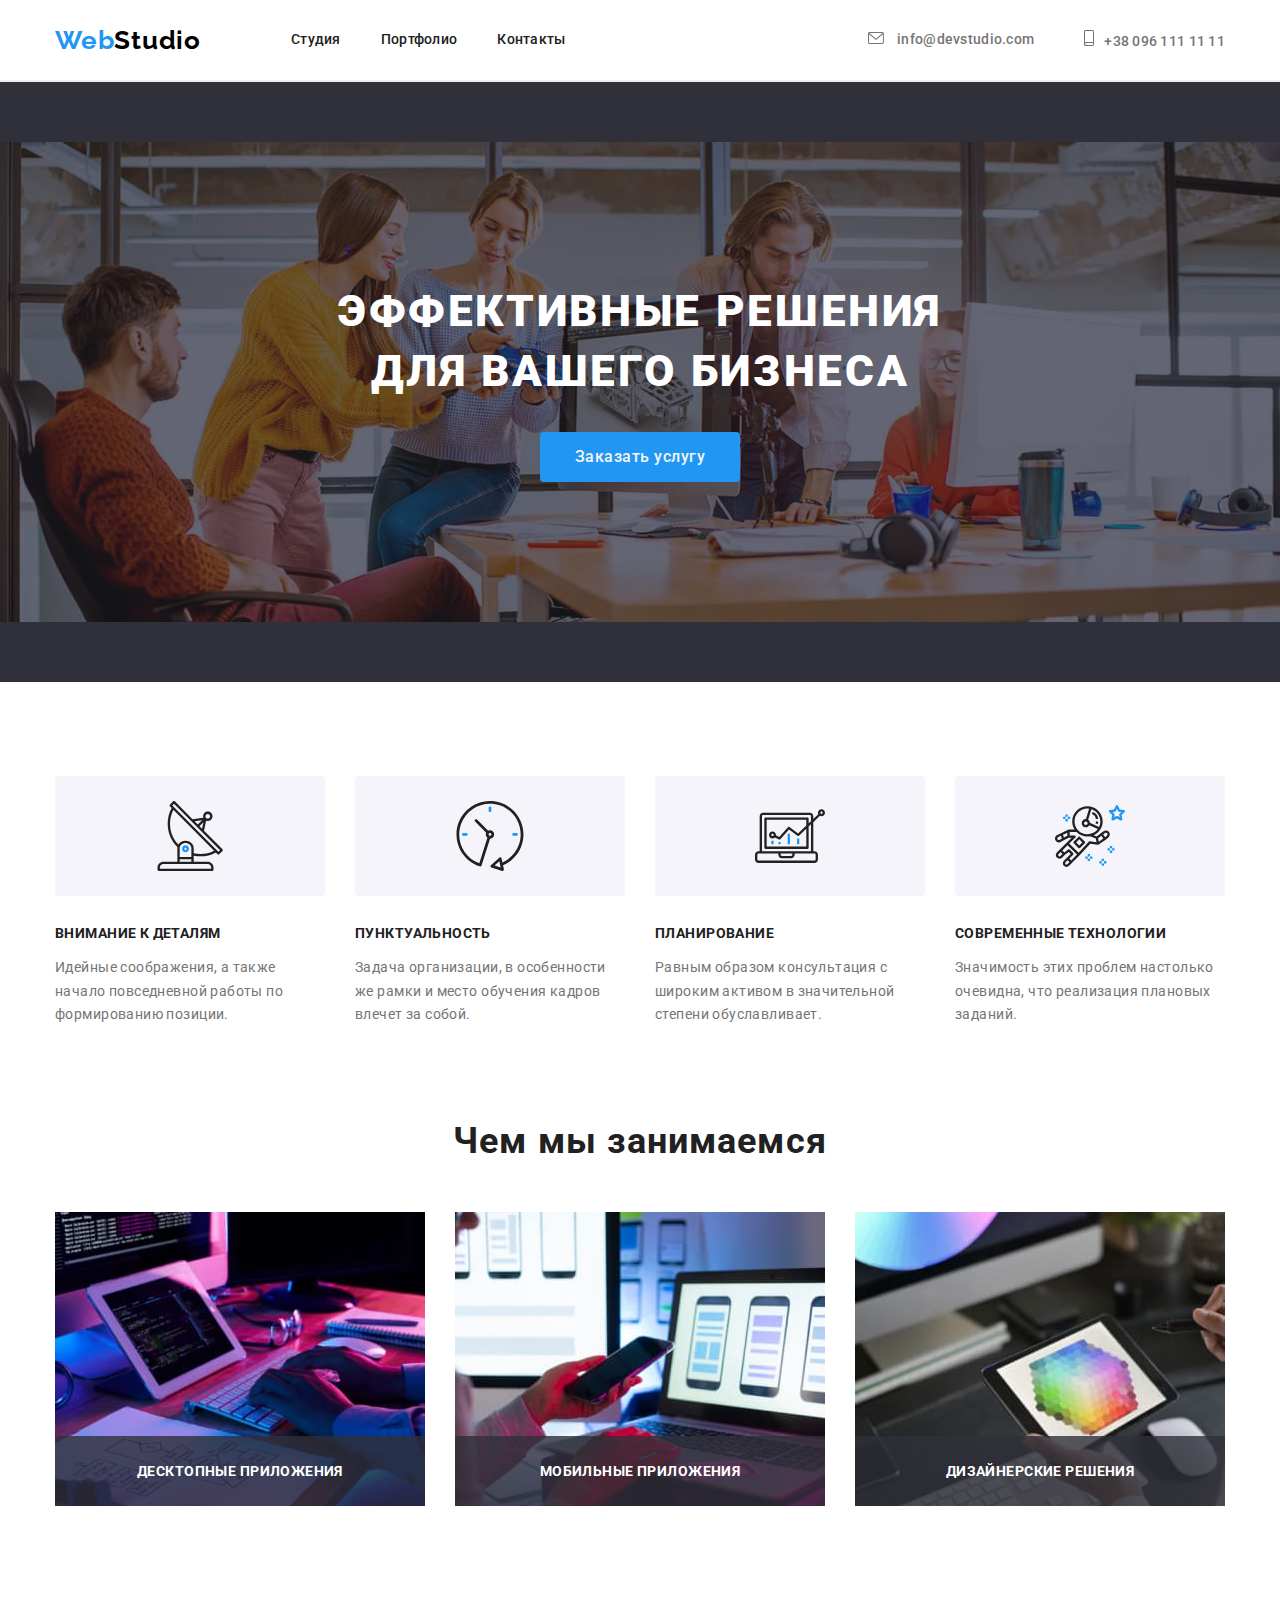
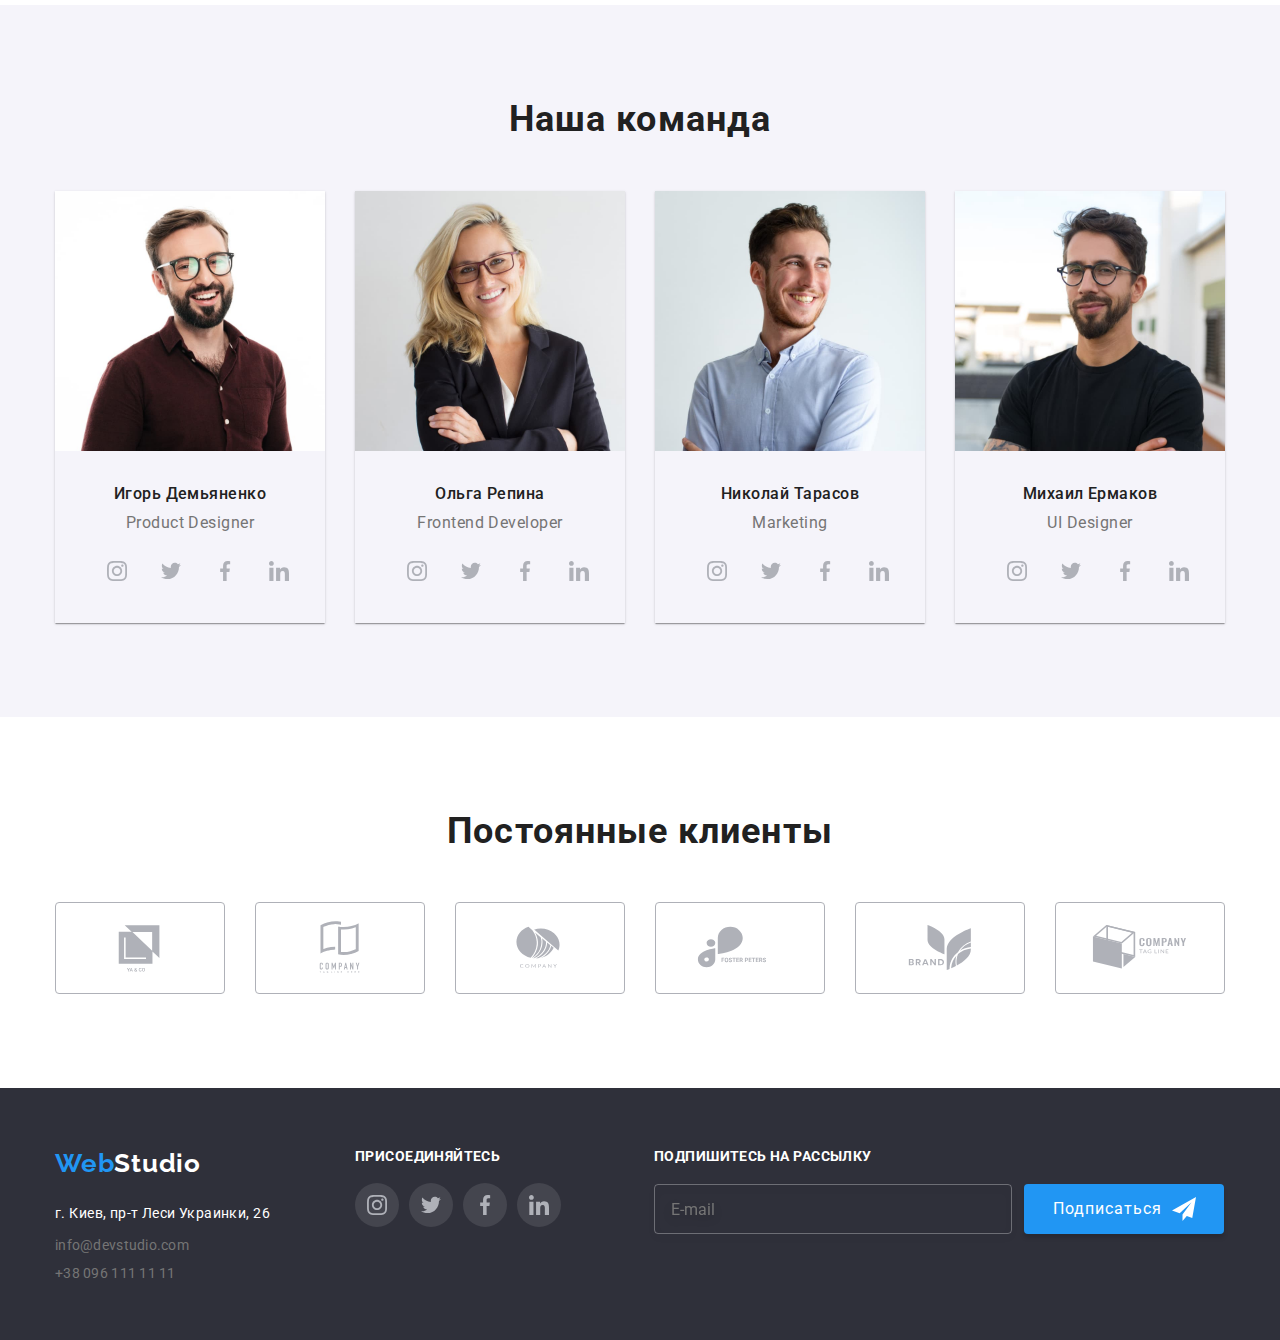
<file: index.html>
<!DOCTYPE html>
<html lang="ru">
  <head>
    <meta charset="UTF-8" />
    <meta http-equiv="X-UA-Compatible" content="IE=edge" />
    <meta name="viewport" content="width=device-width, initial-scale=1.0" />
    <title>WebStudio</title>
    <link rel="preconnect" href="https://fonts.gstatic.com" />
    <link
      href="https://fonts.googleapis.com/css2?family=Roboto:wght@400;500;700;900&display=swap"
      rel="stylesheet"
    />
    <link
      href="https://fonts.googleapis.com/css2?family=Raleway:wght@700&display=swap"
      rel="stylesheet"
    />
    <link
      rel="stylesheet"
      href="https://cdnjs.cloudflare.com/ajax/libs/modern-normalize/1.0.0/modern-normalize.css"
    />
    <link rel="stylesheet" href="css/main.min.css" />
  </head>

  <body>
    <header class="page-header">
      <div class="container">
        <nav class="nav">
          <a href="#" class="nav__link-logo"
            ><span class="nav__logo">Web</span><span class="nav__logo-3">Studio</span></a
          >

          <ul class="site-nav">
            <li class="site-nav__menu-item">
              <a href="./index.html" class="link site-nav__menu-link">Студия</a>
            </li>
            <li class="site-nav__menu-item">
              <a href="./portfolio.html" class="link site-nav__menu-link">Портфолио</a>
            </li>
            <li class="site-nav__menu-item">
              <a href="./index.html" class="link site-nav__menu-link">Контакты</a>
            </li>
          </ul>
        </nav>
        <ul class="cont-nav">
          <li class="cont-nav__cont-item">
            <a href="mailto:info@devstudio.com" class="link"
              ><svg class="cont-icon-mail" width="16" height="12">
                <use href="./images/sprite.svg#icon-envelope"></use>
              </svg>
              info@devstudio.com</a
            >
          </li>
          <li class="cont-nav__cont-item">
            <a href="tel:+380961111111" class="link"
              ><svg class="cont-icon-tel" width="10" height="16">
                <use href="./images/sprite.svg#icon-smartphone"></use></svg>+38 096 111 11 11</a
            >
          </li>
        </ul>
      </div>
    </header>

    <main>
      <section class="hero">
        <div class="container">
          <h1 class="hero__hero-title">Эффективные решения для вашего бизнеса</h1>
          <button data-modal-open class="hero__btn-hero" type="button">
            Заказать услугу
          </button>
        </div>
      </section>

      <section class="section">
        <div class="container">
          <div>
            <ul class="features">
              <li class="features__features-icons">
                <a href="#" class="features__features-link">
                  <svg class="features__features-svg" height="70" width="70">
                    <use href="./images/sprite.svg#icon-antena"></use>
                  </svg>
                </a>
              </li>

              <li class="features__features-icons">
                <a href="#" class="features__features-link">
                  <svg class="features__features-svg" height="70" width="70">
                    <use href="./images/sprite.svg#icon-clock"></use>
                  </svg>
                </a>
              </li>

              <li class="features__features-icons">
                <a href="#" class="features__features-link">
                  <svg class="features__features-svg" height="70" width="70">
                    <use href="./images/sprite.svg#icon-diagram"></use>
                  </svg>
                </a>
              </li>

              <li class="features__features-icons">
                <a href="#" class="features__features-link">
                  <svg class="features__features-svg" height="70" width="70">
                    <use href="./images/sprite.svg#icon-astronaut"></use>
                  </svg>
                </a>
              </li>
            </ul>
          </div>

          <ul class="features">
            <li class="features__features-label">
              <h3 class="features__features-list">Внимание к деталям</h3>
              <p class="features__features-text">
                Идейные соображения, а также начало повседневной работы по
                формированию позиции.
              </p>
            </li>

            <li class="features__features-label">
              <h3 class="features__features-list">Пунктуальность</h3>
              <p class="features__features-text">
                Задача организации, в особенности же рамки и место обучения
                кадров влечет за собой.
              </p>
            </li>
            <li class="features__features-label">
              <h3 class="features__features-list">Планирование</h3>
              <p class="features__features-text">
                Равным образом консультация с широким активом в значительной
                степени обуславливает.
              </p>
            </li>
            <li class="features__features-label">
              <h3 class="features__features-list">Современные технологии</h3>
              <p class="features__features-text">
                Значимость этих проблем настолько очевидна, что реализация
                плановых заданий.
              </p>
            </li>
          </ul>
        </div>

        <div class="container">
          <section class="activity">
          <h2 class="activity__activity-title">Чем мы занимаемся</h2>
          <ul class="activity__activity-menu">
            <li class="activity__activity-item">
              <img src="./images/box-1.jpg" width="370" height="294" alt="" />
              <p class="activity__activity-text">Десктопные приложения</p>
            </li>

            <li class="activity__activity-item">
              <img src="./images/box-2.jpg" width="370" height="294" alt="" />
              <p class="activity__activity-text">Мобильные приложения</p>
            </li>
            <li class="activity__activity-item">
              <img src="./images/box-3.jpg" width="370" height="294" alt="" />
              <p class="activity__activity-text">Дизайнерские решения</p>
            </li>
          </ul>
        </section>
        </div>
      </section>

      <section class="section">
        <div class="container">
          <h2 class="team-title">Наша команда</h2>

          <ul class="team">
            <li class="team__team-item">
              <img
                src="./images/team/img.jpg"
                width="270"
                height="260"
                alt="Игорь Демьяненко"
              />
              <h3 class="team__name">Игорь Демьяненко</h3>
              <p class="team__post" lang="en">Product Designer</p>

              <!-- social-icons -->

              <ul class="social-icons">
                <li class="social-icons__social-item">
                  <a
                    href=""
                    rel="noopener noreferrer"
                    class="social-icons-link"
                  >
                    <svg class="social-icons__social-svg" height="20" width="20">
                      <use href="./images/sprite.svg#icon-instagram"></use>
                    </svg>
                  </a>
                </li>

                <li class="social-icons__social-item">
                  <a
                    href=""
                    rel="noopener noreferrer"
                    class="social-icons-link"
                  >
                    <svg class="social-icons__social-svg" height="20" width="20">
                      <use href="./images/sprite.svg#icon-twitter"></use>
                    </svg>
                  </a>
                </li>

                <li class="social-icons__social-item">
                  <a
                    href=""
                    rel="noopener noreferrer"
                    class="social-icons-link"
                  >
                    <svg class="social-icons__social-svg" height="20" width="20">
                      <use href="./images/sprite.svg#icon-facebook"></use>
                    </svg>
                  </a>
                </li>

                <li class="social-icons__social-item">
                  <a
                    href=""
                    rel="noopener noreferrer"
                    class="social-icons-link"
                  >
                    <svg class="social-icons__social-svg" height="20" width="20">
                      <use href="./images/sprite.svg#icon-linkedin"></use>
                    </svg>
                  </a>
                </li>
              </ul>
            </li>
            <li class="team__team-item">
              <img
                src="./images/team/img-1.jpg"
                width="270"
                height="260"
                alt="Ольга Репина"
              />
              <h3 class="team__name">Ольга Репина</h3>
              <p class="team__post" lang="en">Frontend Developer</p>

              <ul class="social-icons">
                <li class="social-icons__social-item">
                  <a
                    href=""
                    rel="noopener noreferrer"
                    class="social-icons-link"
                  >
                    <svg class="social-icons__social-svg" height="20" width="20">
                      <use href="./images/sprite.svg#icon-instagram"></use>
                    </svg>
                  </a>
                </li>

                <li class="social-icons__social-item">
                  <a
                    href=""
                    rel="noopener noreferrer"
                    class="social-icons-link"
                  >
                    <svg class="social-icons__social-svg" height="20" width="20">
                      <use href="./images/sprite.svg#icon-twitter"></use>
                    </svg>
                  </a>
                </li>

                <li class="social-icons__social-item">
                  <a
                    href=""
                    rel="noopener noreferrer"
                    class="social-icons-link"
                  >
                    <svg class="social-icons__social-svg" height="20" width="20">
                      <use href="./images/sprite.svg#icon-facebook"></use>
                    </svg>
                  </a>
                </li>

                <li class="social-icons__social-item">
                  <a
                    href=""
                    rel="noopener noreferrer"
                    class="social-icons-link"
                  >
                    <svg class="social-icons__social-svg" height="20" width="20">
                      <use href="./images/sprite.svg#icon-linkedin"></use>
                    </svg>
                  </a>
                </li>
              </ul>
            </li>
            <li class="team__team-item">
              <img
                src="./images/team/img-2.jpg"
                width="270"
                height="260"
                alt="Николай Тарасов"
              />
              <h3 class="team__name">Николай Тарасов</h3>
              <p class="team__post" lang="en">Marketing</p>

              <ul class="social-icons">
                <li class="social-icons__social-item">
                  <a
                    href=""
                    rel="noopener noreferrer"
                    class="social-icons-link"
                  >
                    <svg class="social-icons__social-svg" height="20" width="20">
                      <use href="./images/sprite.svg#icon-instagram"></use>
                    </svg>
                  </a>
                </li>

                <li class="social-icons__social-item">
                  <a
                    href=""
                    rel="noopener noreferrer"
                    class="social-icons-link"
                  >
                    <svg class="social-icons__social-svg" height="20" width="20">
                      <use href="./images/sprite.svg#icon-twitter"></use>
                    </svg>
                  </a>
                </li>

                <li class="social-icons__social-item">
                  <a
                    href=""
                    rel="noopener noreferrer"
                    class="social-icons-link"
                  >
                    <svg class="social-icons__social-svg" height="20" width="20">
                      <use href="./images/sprite.svg#icon-facebook"></use>
                    </svg>
                  </a>
                </li>

                <li class="social-icons__social-item">
                  <a
                    href=""
                    rel="noopener noreferrer"
                    class="social-icons-link"
                  >
                    <svg class="social-icons__social-svg" height="20" width="20">
                      <use href="./images/sprite.svg#icon-linkedin"></use>
                    </svg>
                  </a>
                </li>
              </ul>
            </li>
            <li class="team__team-item">
              <img
                src="./images/team/img-3.jpg"
                width="270"
                height="260"
                alt="Михаил Ермаков"
              />
              <h3 class="team__name">Михаил Ермаков</h3>
              <p class="team__post" lang="en">UI Designer</p>

              <ul class="social-icons">
                <li class="social-icons__social-item">
                  <a
                    href=""
                    rel="noopener noreferrer"
                    class="social-icons-link"
                  >
                    <svg class="social-icons__social-svg" height="20" width="20">
                      <use href="./images/sprite.svg#icon-instagram"></use>
                    </svg>
                  </a>
                </li>

                <li class="social-icons__social-item">
                  <a
                    href=""
                    rel="noopener noreferrer"
                    class="social-icons-link"
                  >
                    <svg class="social-icons__social-svg" height="20" width="20">
                      <use href="./images/sprite.svg#icon-twitter"></use>
                    </svg>
                  </a>
                </li>

                <li class="social-icons__social-item">
                  <a
                    href=""
                    rel="noopener noreferrer"
                    class="social-icons-link"
                  >
                    <svg class="social-icons__social-svg" height="20" width="20">
                      <use href="./images/sprite.svg#icon-facebook"></use>
                    </svg>
                  </a>
                </li>

                <li class="social-icons__social-item">
                  <a
                    href=""
                    rel="noopener noreferrer"
                    class="social-icons-link"
                  >
                    <svg class="social-icons__social-svg" height="20" width="20">
                      <use href="./images/sprite.svg#icon-linkedin"></use>
                    </svg>
                  </a>
                </li>
              </ul>
            </li>
          </ul>
        </div>
      </section>

      <section class="section">
        <div class="container">
          <h2 class="clients-title">Постоянные клиенты</h2>

          <ul class="clients-icons">
            <li class="clients-icons__clients-item">
              <a href="" rel="noopener noreferrer" class="clients-icons__clients-link">
                <svg class="clients-icons__clients-svg" width="106" height="60">
                  <use href="./images/sprite.svg#icon-logo-1"></use>
                </svg>
              </a>
            </li>

            <li class="clients-icons__clients-item">
              <a href="" rel="noopener noreferrer" class="clients-icons__clients-link">
                <svg class="clients-icons__clients-svg" width="106" height="60">
                  <use href="./images/sprite.svg#icon-logo-2"></use>
                </svg>
              </a>
            </li>

            <li class="clients-icons__clients-item">
              <a href="" rel="noopener noreferrer" class="clients-icons__clients-link">
                <svg class="clients-icons__clients-svg" width="106" height="60">
                  <use href="./images/sprite.svg#icon-logo-3"></use>
                </svg>
              </a>
            </li>

            <li class="clients-icons__clients-item">
              <a href="" rel="noopener noreferrer" class="clients-icons__clients-link">
                <svg class="clients-icons__clients-svg" width="106" height="60">
                  <use href="./images/sprite.svg#icon-logo-4"></use>
                </svg>
              </a>
            </li>

            <li class="clients-icons__clients-item">
              <a href="" rel="noopener noreferrer" class="clients-icons__clients-link">
                <svg class="clients-icons__clients-svg" width="106" height="60">
                  <use href="./images/sprite.svg#icon-logo-5"></use>
                </svg>
              </a>
            </li>

            <li class="clients-icons__clients-item">
              <a href="" rel="noopener noreferrer" class="clients-icons__clients-link">
                <svg class="clients-icons__clients-svg" width="106" height="60">
                  <use href="./images/sprite.svg#icon-logo-6"></use>
                </svg>
              </a>
            </li>
          </ul>
        </div>
      </section>
    </main>

    <footer class="footer">
      <div class="container">
        <div class="footer-content">
          <div>
            <a href="#" class="footer__link-logo"
            ><span class="footer__logo">Web</span
            ><span class="footer__logo-2">Studio</span></a>
            <address class="address-position">
              <ul class="address">
                <li class="address__address-list">
                  <a
                    href="https://goo.gl/maps/PAx5yMf4TKwDNGJb6"
                    target="_blank"
                    rel="noopener noreferrer"
                    class="address-link"
                    >г. Киев, пр-т Леси Украинки, 26</a
                  >
                </li>
                <li class="address__address-list">
                  <a href="mailto:info@devstudio.com" class="address__ft-link"
                    >info@devstudio.com</a
                  >
                </li>
                <li class="address__address-list">
                  <a href="tel:+380961111111" class="address__ft-link"
                    >+38 096 111 11 11</a
                  >
                </li>
              </ul>
            </address>
          </div>

          <div class="footer-social-position">
            <h4 class="footer-form__footer-title">Присоединяйтесь</h4>

            <ul class="footer-social-icons">
              <li class="footer-social-icons__item">
                <a
                  href=""
                  rel="noopener noreferrer"
                  class="footer-social-icons__link"
                >
                  <svg class="footer-social-icons__svg" height="20" width="20">
                    <use href="./images/sprite.svg#icon-instagram"></use>
                  </svg>
                </a>
              </li>

              <li class="footer-social-icons__item">
                <a
                  href=""
                  rel="noopener noreferrer"
                  class="footer-social-icons__link"
                >
                  <svg class="footer-social-icons__svg" height="20" width="20">
                    <use href="./images/sprite.svg#icon-twitter"></use>
                  </svg>
                </a>
              </li>

              <li class="footer-social-icons__item">
                <a
                  href=""
                  rel="noopener noreferrer"
                  class="footer-social-icons__link"
                >
                  <svg class="footer-social-icons__svg" height="20" width="20">
                    <use href="./images/sprite.svg#icon-facebook"></use>
                  </svg>
                </a>
              </li>

              <li class="footer-social-icons__item">
                <a
                  href=""
                  rel="noopener noreferrer"
                  class="footer-social-icons__link"
                >
                  <svg class="footer-social-icons__svg" height="20" width="20">
                    <use href="./images/sprite.svg#icon-linkedin"></use>
                  </svg>
                </a>
              </li>
            </ul>
          </div>

<!-- form footer -->

          <form class="footer-form">
          <h2 class="footer-form__footer-title">Подпишитесь на рассылку</h2>
          <div class="footer-form__footer-label">
            <label for="footer-form"></label>
            <div class="footer-form__form-position">
              <input
                class="footer-form__footer-input"
                type="email"
                id="footer-form"
                name="email"
                placeholder="E-mail"
                required
              />
              <div class="footer-form__btn-wrapper">
                <button type="submit" class="footer-form__btn-footer">
                  Подписаться
                  <svg class="footer-form__icon-send" width="24px" height="24px">
                    <use href="./images/sprite.svg#send"></use>
                  </svg>
                </button>
              </div>
            </div>
          </div>
        </form>

        </div>
      </div>

</footer>

    <!-- modal -->

    <div class="backdrop is-hidden" data-modal>
      <div class="modal">
        <button class="modal__close-btn" data-modal-close>
              <svg width="11px" height="11px">
                <use href="./images/sprite.svg#close"></use>
              </svg>
            </button>
      <div class="modal__item">

        <h2 class="modal__title">
          Оставьте свои данные, мы вам перезвоним
        </h2>

        <form class="modal-form">
          
          <div class="modal-form__form-field">
              <label class="modal-form__form-label" for="name">Имя</label>
              <input class="modal-form__form-input" type="text" name="name" id="name" autofocus required minlength="2" maxlength="15"/>
              <svg class="modal-form__form-svg" width="18px" height="18px">
              <use href="./images/sprite.svg#user-icon"></use>
               </svg>
          </div>
              
          
          <div class="modal-form__form-field">
              <label class="modal-form__form-label" for="tel">Телефон</label>
              <input class="modal-form__form-input" type="text" name="tel" id="tel"  required  minlength="10" maxlength="10"/>
              <svg class="modal-form__form-svg" width="18px" height="18px">
              <use href="./images/sprite.svg#tel-icon"></use>
               </svg>
          </div>
        
          <div class="modal-form__form-field">
              <label class="modal-form__form-label" for="tel">Почта</label>
              <input  class="modal-form__form-input" type="email" name="email" id="email" required minlength="2" maxlength="15"/>
              <svg class="modal-form__form-svg" width="18px" height="18px">
              <use href="./images/sprite.svg#mail-icon"></use>
               </svg>
          </div>

          <div class="modal-form__form-field">
                  <label for="comment" class="modal-form__form-label">Комментарий</label>
                  <textarea placeholder="Введите текст" class="form-comment" name="comment" id="comment"></textarea>
          </div>
          
<!-- checkbox -->

          <label for="conditions" class="modal-form__checkbox">
                  <span class="modal-form__checkbox-position">
                    <input class="modal-form__checkbox-custom" type="checkbox" name="conditions" value="conditions submitted" id="conditions" required/>
                    <svg class="modal-form__checkbox-custom-icon" width="16px" height="15px">
                      <use href="./images/sprite.svg#checked"></use>
                    </svg>
                  </span>
                  <span class="modal-form__agreement-conditions-text">Соглашаюсь с рассылкой и принимаю
                    <span class="modal-form__agreement-conditions-link">
                    <a href="#">Условия договора</a>
                    </span>
                  </span>
                </label>
                
        <button class="modal-form__btn-submit" type="submit">Отправить</button>
              


        </form>
      </div>
</div>
</div>
    <!-- modal js -->
    <script src="./js/modal.js"></script>
  </body>
</html>
</file>
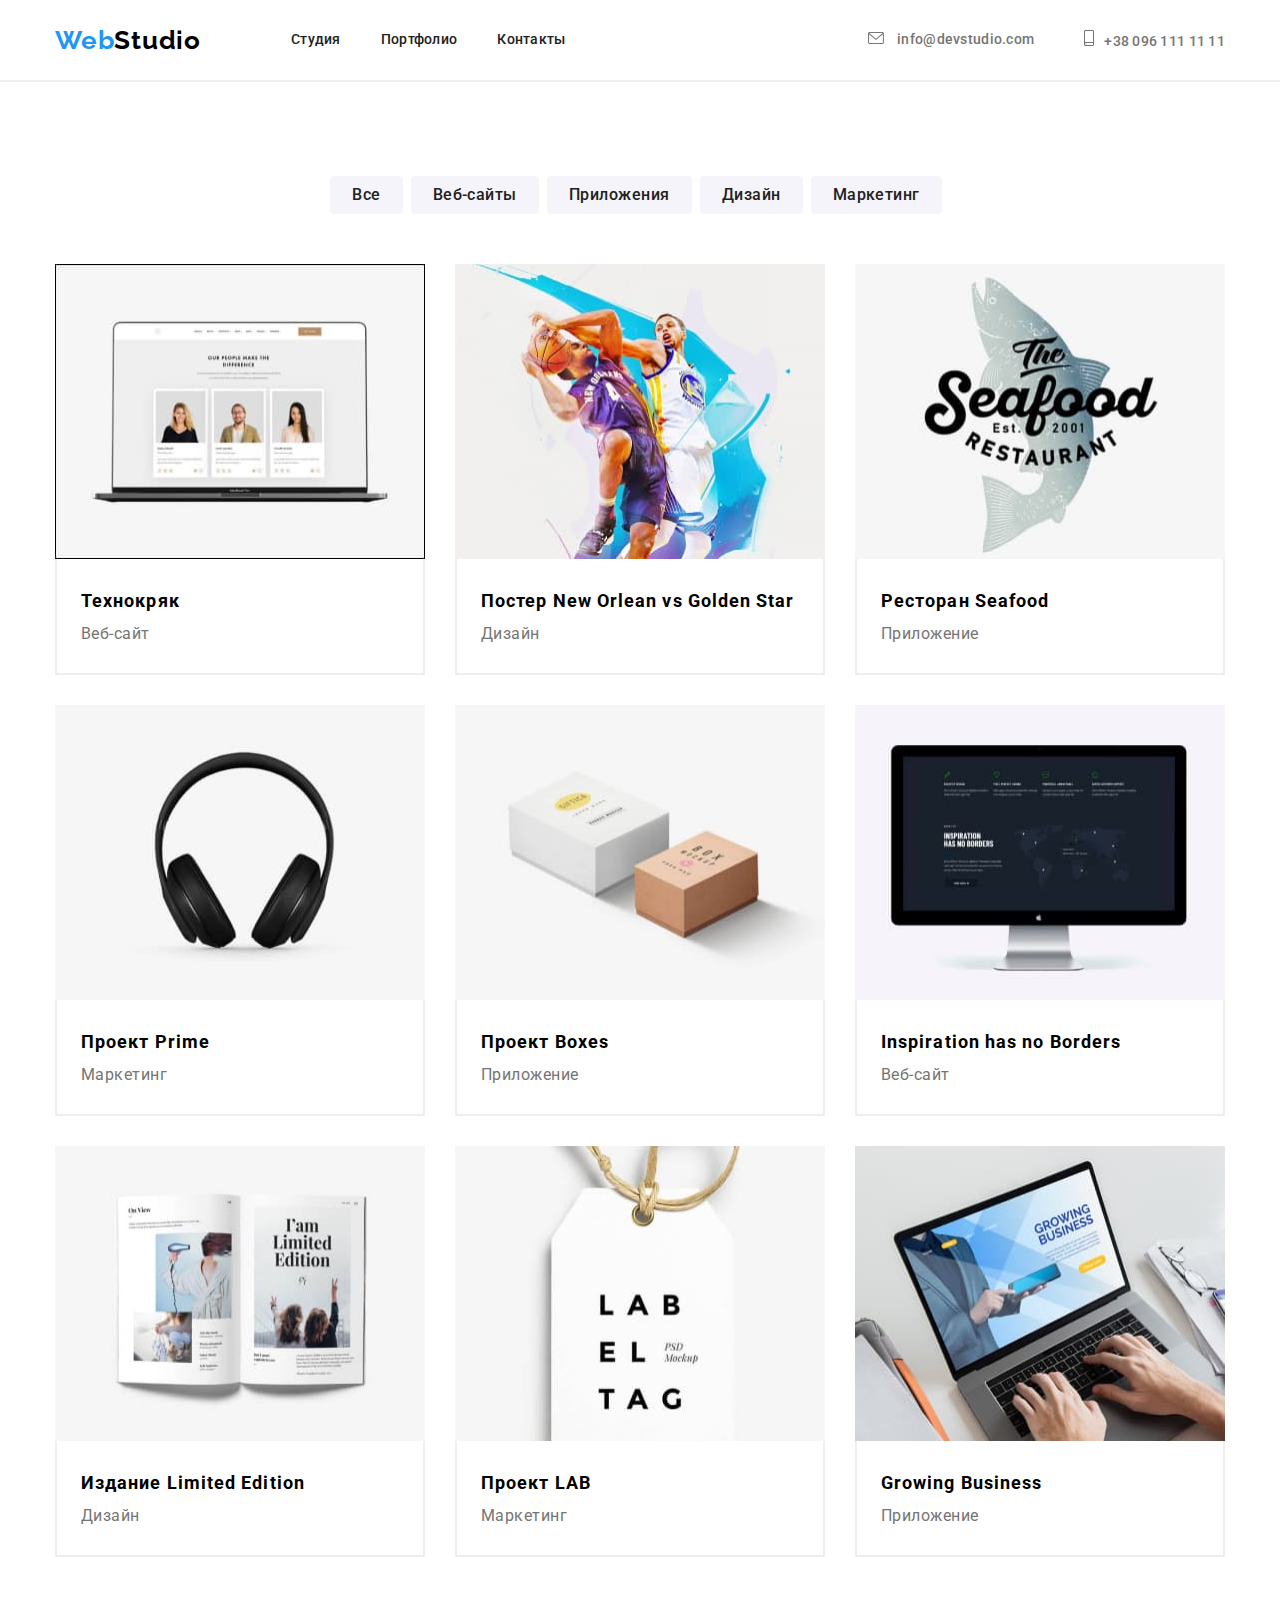
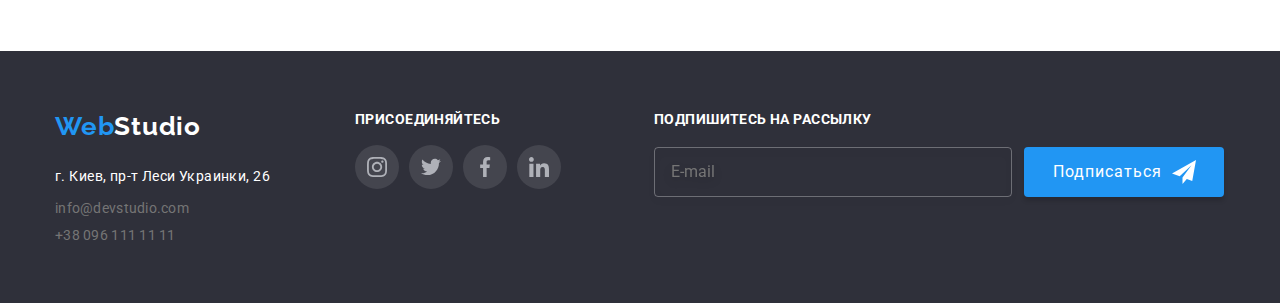
<file: portfolio.html>
<!DOCTYPE html>
<html lang="ru">
  <head>
    <meta charset="UTF-8" />
    <meta http-equiv="X-UA-Compatible" content="IE=edge" />
    <meta name="viewport" content="width=device-width, initial-scale=1.0" />
    <title>Portfolio</title>
    <link rel="preconnect" href="https://fonts.gstatic.com" />
    <link
      href="https://fonts.googleapis.com/css2?family=Roboto:wght@400;500;700;900&display=swap"
      rel="stylesheet"
    />
    <link
      href="https://fonts.googleapis.com/css2?family=Raleway:wght@700&display=swap"
      rel="stylesheet"
    />
    <link
      rel="stylesheet"
      href="https://cdnjs.cloudflare.com/ajax/libs/modern-normalize/1.0.0/modern-normalize.css"
    />
    <link rel="stylesheet" href="css/main.min.css" />
  </head>

  <body>
    <header class="page-header">
      <div class="container">
        <nav class="nav">
          <a href="#" class="nav__link-logo"
          ><span class="nav__logo">Web</span><span class="nav__logo-3">Studio</span></a
        >

          <ul class="site-nav">
            <li class="site-nav__menu-item">
              <a href="./index.html" class="link site-nav__menu-link">Студия</a>
            </li>
            <li class="site-nav__menu-item">
              <a href="./portfolio.html" class="link site-nav__menu-link">Портфолио</a>
            </li>
            <li class="site-nav__menu-item">
              <a href="./index.html" class="link site-nav__menu-link">Контакты</a>
            </li>
          </ul>
        </nav>
        <ul class="cont-nav">
          <li class="cont-nav__cont-item">
            <a href="mailto:info@devstudio.com" class="link"
              ><svg class="cont-icon-mail" width="16" height="12">
                <use href="./images/sprite.svg#icon-envelope"></use>
              </svg>
              info@devstudio.com</a
            >
          </li>
          <li class="cont-nav__cont-item">
            <a href="tel:+380961111111" class="link"
              ><svg class="cont-icon-tel" width="10" height="16">
                <use href="./images/sprite.svg#icon-smartphone"></use></svg>+38 096 111 11 11</a>
          </li>
        </ul>
      </div>
    </header>

    <main>
      <section class="section">
        <div class="container">
          <ul class="btn-list">
            <li><button class="btn-list__btn" type="button">Все</button></li>
            <li><button class="btn-list__btn" type="button">Веб-сайты</button></li>
            <li><button class="btn-list__btn" type="button">Приложения</button></li>
            <li><button class="btn-list__btn" type="button">Дизайн</button></li>
            <li><button class="btn-list__btn" type="button">Маркетинг</button></li>
          </ul>
        </div>

        <div class="container">
          <ul class="project-box">
            <li class="project-box__project-item">
              <img class="project-box__project-img"
                src="./images/project/group-1.jpg"
                width="370"
                height="295"
                alt="1"
              />
              <div class="project-box__overlay">
                <p class="project-box__overlay-item">
                  Технокряк это современная площадка распространения
                  коронавируса. Компании используют эту платформу для цифрового
                  шпионажа и атак на защищённые сервера конкурентов.
                </p>
              </div>
              <div class="project-box__project-card">
                <h3 class="project-box__project-title">Технокряк</h3>
                <p class="project-box__project-type">Веб-сайт</p>
              </div>
            </li>
            <li class="project-box__project-item">
              <img class="project-box__project-img"
                src="./images/project/project-2.jpg"
                width="370"
                height="295"
                alt="2"
              />

              <div class="project-box__overlay">
                <p class="project-box__overlay-item">
                  Технокряк это современная площадка распространения
                  коронавируса. Компании используют эту платформу для цифрового
                  шпионажа и атак на защищённые сервера конкурентов.
                </p>
              </div>
              <div class="project-box__project-card">
                <h3 class="project-box__project-title">Постер New Orlean vs Golden Star</h3>
                <p class="project-box__project-type">Дизайн</p>
              </div>
            </li>
            <li class="project-box__project-item">
              <img class="project-box__project-img"
                src="./images/project/project-3.jpg"
                width="370"
                height="295"
                alt="3"
              />
              <div class="project-box__overlay">
                <p class="project-box__overlay-item">
                  Технокряк это современная площадка распространения
                  коронавируса. Компании используют эту платформу для цифрового
                  шпионажа и атак на защищённые сервера конкурентов.
                </p>
              </div>
              <div class="project-box__project-card">
                <h3 class="project-box__project-title">Ресторан Seafood</h3>
                <p class="project-box__project-type">Приложение</p>
              </div>
            </li>
            <li class="project-box__project-item">
              <img class="project-box__project-img"
                src="./images/project/project-4.jpg"
                width="370"
                height="295"
                alt="4"
              />
              <div class="project-box__overlay">
                <p class="project-box__overlay-item">
                  Технокряк это современная площадка распространения
                  коронавируса. Компании используют эту платформу для цифрового
                  шпионажа и атак на защищённые сервера конкурентов.
                </p>
              </div>
              <div class="project-box__project-card">
                <h3 class="project-box__project-title">Проект Prime</h3>
                <p class="project-box__project-type">Маркетинг</p>
              </div>
            </li>
            <li class="project-box__project-item">
              <img class="project-box__project-img"
                src="./images/project/project-5.jpg"
                width="370"
                height="295"
                alt="5"
              />
              <div class="project-box__overlay">
                <p class="project-box__overlay-item">
                  Технокряк это современная площадка распространения
                  коронавируса. Компании используют эту платформу для цифрового
                  шпионажа и атак на защищённые сервера конкурентов.
                </p>
              </div>
              <div class="project-box__project-card">
                <h3 class="project-box__project-title">Проект Boxes</h3>
                <p class="project-box__project-type">Приложение</p>
              </div>
            </li>
            <li class="project-box__project-item">
              <img class="project-box__project-img"
                src="./images/project/project-6.jpg"
                width="370"
                height="295"
                alt="6"
              />
              <div class="project-box__overlay">
                <p class="project-box__overlay-item">
                  Технокряк это современная площадка распространения
                  коронавируса. Компании используют эту платформу для цифрового
                  шпионажа и атак на защищённые сервера конкурентов.
                </p>
              </div>
              <div class="project-box__project-card">
                <h3 class="project-box__project-title">Inspiration has no Borders</h3>
                <p class="project-box__project-type">Веб-сайт</p>
              </div>
            </li>
            <li class="project-box__project-item">
              <img class="project-box__project-img"
                src="./images/project/project-7.jpg"
                width="370"
                height="295"
                alt="7"
              />
              <div class="project-box__overlay">
                <p class="project-box__overlay-item">
                  Технокряк это современная площадка распространения
                  коронавируса. Компании используют эту платформу для цифрового
                  шпионажа и атак на защищённые сервера конкурентов.
                </p>
              </div>
              <div class="project-box__project-card">
                <h3 class="project-box__project-title">Издание Limited Edition</h3>
                <p class="project-box__project-type">Дизайн</p>
              </div>
            </li>
            <li class="project-box__project-item">
              <img class="project-box__project-img"
                src="./images/project/project-8.jpg"
                width="370"
                height="295"
                alt="8"
              />
              <div class="project-box__overlay">
                <p class="project-box__overlay-item">
                  Технокряк это современная площадка распространения
                  коронавируса. Компании используют эту платформу для цифрового
                  шпионажа и атак на защищённые сервера конкурентов.
                </p>
              </div>
              <div class="project-box__project-card">
                <h3 class="project-box__project-title">Проект LAB</h3>
                <p class="project-box__project-type">Маркетинг</p>
              </div>
            </li>
            <li class="project-box__project-item">
              <img class="project-box__project-img"
                src="./images/project/project-9.jpg"
                width="370"
                height="295"
                alt="9"
              />
              <div class="project-box__overlay">
                <p class="project-box__overlay-item">
                  Технокряк это современная площадка распространения
                  коронавируса. Компании используют эту платформу для цифрового
                  шпионажа и атак на защищённые сервера конкурентов.
                </p>
              </div>
              <div class="project-box__project-card">
                <h3 class="project-box__project-title">Growing Business</h3>
                <p class="project-box__project-type">Приложение</p>
              </div>
            </li>
          </ul>
        </div>
      </section>
    </main>

    <footer class="footer">
      <div class="container">
        <div class="footer-content">
          <div>
            <a href="#" class="footer__link-logo"
              ><span class="footer__logo">Web</span
              ><span class="footer__logo-2">Studio</span></a
            >
            <address class="address-position">
              <ul class="address">
                <li class="address__address-list">
                  <a
                    href="https://goo.gl/maps/PAx5yMf4TKwDNGJb6"
                    target="_blank"
                    rel="noopener noreferrer"
                    class="address-link"
                    >г. Киев, пр-т Леси Украинки, 26</a
                  >
                </li>
                <li class="address__address-list">
                  <a href="mailto:info@devstudio.com" class="address__ft-link"
                    >info@devstudio.com</a
                  >
                </li>
                <li class="address__address-list">
                  <a href="tel:+380961111111" class="address__ft-link"
                    >+38 096 111 11 11</a
                  >
                </li>
              </ul>
            </address>
          </div>

          <div class="footer-social-position">
            <h4 class="footer-form__footer-title">Присоединяйтесь</h4>

            <ul class="footer-social-icons">
              <li class="footer-social-icons__item">
                <a
                  href=""
                  rel="noopener noreferrer"
                  class="footer-social-icons__link"
                >
                  <svg class="footer-social-icons__svg" height="20" width="20">
                    <use href="./images/sprite.svg#icon-instagram"></use>
                  </svg>
                </a>
              </li>

              <li class="footer-social-icons__item">
                <a
                  href=""
                  rel="noopener noreferrer"
                  class="footer-social-icons__link"
                >
                  <svg class="footer-social-icons__svg" height="20" width="20">
                    <use href="./images/sprite.svg#icon-twitter"></use>
                  </svg>
                </a>
              </li>

              <li class="footer-social-icons__item">
                <a
                  href=""
                  rel="noopener noreferrer"
                  class="footer-social-icons__link"
                >
                  <svg class="footer-social-icons__svg" height="20" width="20">
                    <use href="./images/sprite.svg#icon-facebook"></use>
                  </svg>
                </a>
              </li>

              <li class="footer-social-icons__item">
                <a
                  href=""
                  rel="noopener noreferrer"
                  class="footer-social-icons__link"
                >
                  <svg class="footer-social-icons__svg" height="20" width="20">
                    <use href="./images/sprite.svg#icon-linkedin"></use>
                  </svg>
                </a>
              </li>
            </ul>
          </div>

<!-- form footer -->

          <form class="footer-form">
          <h2 class="footer-form__footer-title">Подпишитесь на рассылку</h2>
          <div class="footer-form__footer-label">
            <label for="footer-form"></label>
            <div class="footer-form__form-position">
              <input
                class="footer-form__footer-input"
                type="email"
                id="footer-form"
                name="email"
                placeholder="E-mail"
                required
              />
              <div class="footer-form__btn-wrapper">
                <button type="submit" class="footer-form__btn-footer">
                  Подписаться
                  <svg class="footer-form__icon-send" width="24px" height="24px">
                    <use href="./images/sprite.svg#send"></use>
                  </svg>
                </button>
              </div>
            </div>
          </div>
        </form>

        </div>
      </div>

</footer>
  </body>
</html>
</file>
<file: css/main.min.css>
:root{--focus-cl: #2196f3;--main-title-cl: #212121;--title-cl: #757575;--logo-cl: black;--logo-footer-cl: #ffffff;--bg-footer-cl: #2f303a;--button-cl: #f5f4fa;--icon-cl: #afb1b8;--border-cl: #eeeeee;--title-font: "Roboto", sans-serif;--logo-font: "Raleway", sans-serif}.project-section{padding-top:94px;padding-bottom:94px}body{background-color:var(--logo-footer-cl);font-family:var(--title-font)}ul{list-style:none}.section{padding-top:94px;padding-bottom:94px}.section:nth-child(3n){padding-top:94px;padding-bottom:94px;background-color:var(--button-cl)}.link{text-decoration:none;font-style:normal;display:block;position:relative}.container{width:1200px;padding-left:15px;padding-right:15px;margin-left:auto;margin-right:auto}.nav__link-logo{text-decoration:none;font-style:normal}.nav__logo{color:var(--focus-cl);font-family:var(--logo-font);font-weight:bold;font-size:26px;line-height:1.19;letter-spacing:0.03em}.nav__logo-3{color:var(--logo-cl);font-family:var(--logo-font);margin-right:90px;font-weight:bold;font-size:26px;line-height:1.19;letter-spacing:0.03em}.footer__link-logo{text-decoration:none;font-style:normal}.footer__logo{color:var(--focus-cl);font-family:var(--logo-font);font-weight:bold;font-size:26px;line-height:1.19;letter-spacing:0.03em}.footer__logo-2{color:var(--logo-footer-cl);font-family:var(--logo-font);font-weight:bold;font-size:26px;line-height:1.19;letter-spacing:0.03em}.site-nav{list-style:none;margin:0;padding-left:0;display:inline-flex}.site-nav__menu-item:not(:last-child){margin-right:40px}.cont-nav{list-style:none;margin:0;padding-left:0;display:inline-flex;margin-left:auto;align-items:center}.cont-nav__cont-item:not(:first-child){margin-left:50px}.page-header{border-bottom:2px solid var(--border-cl)}.page-header .container{display:flex;align-items:center}.site-nav__menu-link::after{content:"";display:block;position:absolute;bottom:-2px;border-radius:2px;height:4px;background-color:var(--focus-cl);width:100%;opacity:0;transition-property:opacity;transition-duration:250ms;transition-timing-function:cubic-bezier(0.4, 0, 0.2, 1)}.site-nav__menu-link:hover::after,.site-nav__menu-link:focus::after{opacity:1}.nav{display:flex;align-items:center}.site-nav .link{padding-top:32px;padding-bottom:32px;font-family:var(--title-font);font-weight:500;font-size:14px;line-height:1.14;letter-spacing:0.02em;color:var(--main-title-cl);transition-property:color;transition-duration:250ms;transition-timing-function:cubic-bezier(0.4, 0, 0.2, 1)}.site-nav .link:hover,.site-nav .link:focus{color:var(--focus-cl)}.cont-nav .link{font-family:var(--title-font);font-weight:500;font-size:14px;line-height:1.14;letter-spacing:0.02em;color:var(--title-cl);transition-property:color;transition-duration:250ms;transition-timing-function:cubic-bezier(0.4, 0, 0.2, 1)}.cont-nav .link:hover,.cont-nav .link:focus{color:var(--focus-cl)}.cont-nav .link:hover .cont-icon-mail{fill:currentColor}.cont-nav .link:hover .cont-icon-tel{fill:currentColor}.cont-icon-tel{margin-right:10px;background-repeat:no-repeat;background-position:center;fill:var(--title-cl);align-items:center;transition-property:fill;transition-duration:250ms;transition-timing-function:cubic-bezier(0.4, 0, 0.2, 1)}.cont-icon-mail{margin-right:10px;background-repeat:no-repeat;background-position:center;fill:var(--title-cl);align-items:baseline;transition-property:fill;transition-duration:250ms;transition-timing-function:cubic-bezier(0.4, 0, 0.2, 1)}.cont-icon-mail:hover,.cont-icon-tel:hover{fill:currentColor}.address-position{width:230px;margin:0px}.address{margin-right:0px;width:231px;height:81px;display:flex;flex-direction:column;margin-top:20px;margin-bottom:0px;padding-left:0px}.address__address-list:not(:last-child){margin-bottom:9px}.address__ft-link{font-family:var(--title-font);font-size:14px;font-style:normal;line-height:1.14;letter-spacing:0.02em;text-decoration:none;color:var(--title-cl);transition-property:color;transition-duration:250ms;transition-timing-function:cubic-bezier(0.4, 0, 0.2, 1)}.address__ft-link:hover,.address__ft-link:focus{color:var(--focus-cl)}.address-link{font-family:var(--title-font);text-decoration:none;font-style:normal;font-size:14px;line-height:2;letter-spacing:0.03em;color:var(--logo-footer-cl);margin-right:0px;display:block}.hero{text-align:center;padding-top:200px;padding-bottom:200px;background-color:var(--bg-footer-cl);background-image:linear-gradient(45deg, rgba(47,48,58,0.4), rgba(47,48,58,0.4), rgba(47,48,58,0.4), rgba(47,48,58,0.4), rgba(47,48,58,0.4), rgba(47,48,58,0.4)),url(../images/background.jpg);background-repeat:no-repeat;background-position:center;background-size:contain;max-width:1600px;margin-left:auto;margin-right:auto}.hero__hero-title{margin-top:0px;margin-bottom:0px;margin-left:auto;margin-right:auto;padding-bottom:30px;max-width:696px;font-family:var(--title-font);font-style:normal;font-weight:900;font-size:44px;line-height:1.36;letter-spacing:0.06em;text-transform:uppercase;color:var(--logo-footer-cl)}.hero__btn-hero{width:200px;height:50px;padding:10px 32px;border-radius:4px;border:none;font-family:var(--title-font);font-weight:500;font-size:16px;line-height:1.62;text-align:center;letter-spacing:0.03em;background-color:var(--focus-cl);color:var(--button-cl);cursor:pointer;transition-property:background-color;transition-duration:250ms;transition-timing-function:cubic-bezier(0.4, 0, 0.2, 1)}.hero__btn-hero:hover,.hero__btn-hero:focus{background-color:var(--logo-footer-cl);color:var(--focus-cl)}.features{margin:0px;display:inline-flex;align-items:center;justify-content:center;padding-left:0px}.features__features-svg{background-repeat:no-repeat;background-position:center}.features__features-link{display:flex;align-items:center;justify-content:center;width:270px;height:120px;border-radius:4px;background-color:var(--button-cl);color:var(--icon-cl);border:solid 1px var(--button-cl);margin-bottom:30px}.features__features-icons:not(:last-child){margin-right:30px}.features__features-list{margin-top:0;font-family:var(--title-font);font-style:normal;font-weight:bold;font-size:14px;line-height:1.14;letter-spacing:0.03em;text-transform:uppercase;color:var(--main-title-cl)}.features__features-text{margin:0px}.features{display:flex;margin:0px;padding:0px;font-family:var(--title-font);font-style:normal;font-weight:normal;font-size:14px;line-height:1.71;letter-spacing:0.03em;color:var(--title-cl)}.features__features-label{margin-top:0px;align-items:center;width:270px;height:101px}.features__features-label:not(:last-child){margin-right:30px}.activity__activity-title{margin:0px;padding-top:94px;padding-bottom:50px;font-family:var(--title-font);font-style:normal;font-weight:bold;font-size:36px;line-height:1.16;text-align:center;letter-spacing:0.03em;color:var(--main-title-cl)}.activity__activity-menu{display:flex;justify-content:space-between;position:relative;margin-top:0;padding-left:0;margin-bottom:0px}.activity__activity-text{position:absolute;top:224px;width:370px;height:70px;background-color:rgba(47,48,58,0.8);display:flex;justify-content:center;align-items:center;padding:27px;margin:0;font-weight:bold;font-size:14px;line-height:16px;text-align:center;letter-spacing:0.03em;text-transform:uppercase;color:#ffffff}.social-icons{display:inline-flex}.social-icons-link{display:flex;align-items:center;justify-content:center;width:44px;height:44px;border-radius:50%;fill:var(--icon-cl);transition-property:fill, background-color;transition-duration:250ms;transition-timing-function:cubic-bezier(0.4, 0, 0.2, 1)}.social-icons-link:hover,.social-icons-link:focus{background-color:var(--focus-cl);fill:var(--button-cl)}.social-icons__social-item:not(:last-child){margin-right:10px}.social-icons__social-item{padding-bottom:30px}.team-title{margin:0px;padding-bottom:50px;font-family:var(--title-font);font-style:normal;font-weight:bold;font-size:36px;line-height:1.16;text-align:center;letter-spacing:0.03em;color:var(--main-title-cl)}.team__name{padding-top:30px;padding-bottom:10px;margin:0px;font-family:var(--title-font);font-weight:500;font-size:16px;line-height:1.18;text-align:center;letter-spacing:0.03em;color:var(--main-title-cl)}.team{display:flex;padding-left:0px;margin-bottom:0px;margin-top:0px}.team__post{margin:0px;padding-bottom:16px;font-family:Roboto;font-size:16px;line-height:1.18;text-align:center;letter-spacing:0.03em;color:var(--title-cl)}.team__team-item{width:calc((100% - 90px) / 4);box-shadow:0px 2px 1px -1px rgba(0,0,0,0.2),0px 1px 1px 0px rgba(0,0,0,0.14),0px 1px 3px 0px rgba(0,0,0,0.12)}.team__team-item:not(:last-child){margin-right:30px}.clients-title{margin:0px;padding-bottom:50px;font-family:var(--title-font);font-style:normal;font-weight:bold;font-size:36px;line-height:1.16;text-align:center;letter-spacing:0.03em;color:var(--main-title-cl)}.clients-icons{margin:0px;display:inline-flex;align-items:center;justify-content:center;padding-left:0px}.clients-icons__clients-link{display:flex;align-items:center;justify-content:center;width:170px;height:92px;border-radius:4px;color:var(--icon-cl);border:solid 1px var(--icon-cl);fill:var(--icon-cl);transition-property:fill, border-color;transition-duration:250ms;transition-timing-function:cubic-bezier(0.4, 0, 0.2, 1)}.clients-icons__clients-item:not(:last-child){margin-right:30px}.clients-icons__clients-svg{background-repeat:no-repeat;background-position:center}.clients-icons__clients-link:hover,.clients-icons__clients-link:focus{fill:var(--focus-cl);border-color:var(--focus-cl)}.btn-list__btn{padding:6px 22px;border-radius:4px;border:0px;font-family:var(--title-font);font-weight:500;font-size:16px;line-height:1.62;text-align:center;letter-spacing:0.03em;background-color:var(--button-cl);color:var(--main-title-cl);cursor:pointer;margin-right:8px;transition-property:background-color, color, box-shadow;transition-duration:250ms;transition-timing-function:cubic-bezier(0.4, 0, 0.2, 1)}.btn-list__btn:hover,.btn-list__btn:focus{background-color:var(--focus-cl);color:var(--logo-footer-cl);box-shadow:0px 3px 1px rgba(0,0,0,0.1),0px 1px 2px rgba(0,0,0,0.08),0px 2px 2px rgba(0,0,0,0.12)}.btn-list{display:flex;justify-content:center;align-items:center;padding-left:0px;margin-top:0px;margin-bottom:0px;padding-bottom:50px}.project-box{display:flex;flex-wrap:wrap;padding:0px;margin:0px}.project-box__project-item{position:relative;width:370px;margin-right:30px;margin-bottom:30px;overflow:hidden;transition-property:box-shadow;transition-duration:250ms;transition-timing-function:cubic-bezier(0.4, 0, 0.2, 1)}.project-box__project-item .project-box__project-img{display:block}.project-box__project-item:hover{box-shadow:0px 1px 1px rgba(0,0,0,0.12),0px 4px 4px rgba(0,0,0,0.06),1px 4px 6px rgba(0,0,0,0.16)}.project-box__project-item:nth-child(3n){margin-right:0px}.project-box__project-item:nth-last-child(-n+3){margin-bottom:0px}.project-box__project-card{position:relative;background-color:white}.project-box__overlay{opacity:0;position:absolute;top:0px;left:0px;margin:0;padding:0;width:370px;height:294px;background-color:rgba(33,150,243,0.9);transition-property:transform, opacity;transition-duration:250ms;transition-timing-function:cubic-bezier(0.4, 0, 0.2, 1);transform:translateY(140%)}.project-box__overlay-item{margin:0;padding:63px 24px;font-size:18px;line-height:1.56;letter-spacing:0.03em;color:var(--button-cl)}.project-box__project-item:hover .project-box__overlay{opacity:1;transform:translateY(0%)}.project-box__project-title{padding-top:24px;padding-bottom:0px;padding-left:24px;padding-right:24px;margin:0px;border-left:2px solid var(--border-cl);border-right:2px solid var(--border-cl);font-family:var(--title-font);font-weight:bold;font-size:18px;line-height:2;letter-spacing:0.06em;color:var(--main-title-c)}.project-box__project-type{padding-top:0px;padding-bottom:24px;padding-left:24px;padding-right:24px;margin:0px;border-bottom:2px solid var(--border-cl);border-left:2px solid var(--border-cl);border-right:2px solid var(--border-cl);font-family:var(--title-font);font-weight:normal;font-size:16px;line-height:1.87;letter-spacing:0.03em;color:var(--title-cl)}.footer{padding-top:60px;padding-bottom:60px;background-color:var(--bg-footer-cl);display:flex}.footer-content{display:flex}.footer-social-position{display:block;width:206px;height:80px;margin:0px;margin-left:70px;padding-left:0px;padding-top:0px;flex-direction:row;align-items:stretch}.footer-social-icons{display:inline-flex;margin:0px;padding:0px}.footer-social-icons__link{display:flex;align-items:center;justify-content:center;width:44px;height:44px;border-radius:50%;fill:var(--icon-cl);background:rgba(255,255,255,0.1);transition-property:fill, background-color;transition-duration:250ms;transition-timing-function:cubic-bezier(0.4, 0, 0.2, 1)}.footer-social-icons__link:hover,.footer-social-icons__link:focus{background-color:var(--focus-cl);fill:var(--button-cl)}.footer-social-icons__item:not(:last-child){margin-right:10px}.footer-form{margin-top:0px;margin-left:93px}.footer-form__footer-label{margin-top:20px}.footer-form__footer-input{padding:15px 16px;margin-right:12px;width:358px;height:50px;color:#f3f3f3;border:1px solid rgba(255,255,255,0.3);box-sizing:border-box;filter:drop-shadow(0px 4px 4px rgba(0,0,0,0.15));border-radius:4px;background-color:inherit}.footer-form__form-position{display:flex;flex-direction:row}.footer-form__btn-wrapper{position:relative}.footer-form__btn-footer{display:inline-block;width:200px;height:50px;padding:0;border:var(--focus-cl);box-shadow:0px 4px 4px rgba(0,0,0,0.15);border-radius:4px;color:white;cursor:pointer;padding-left:29px;padding-right:62px;text-align:start;font-size:16px;line-height:1.87;letter-spacing:0.06em;background-color:var(--focus-cl)}.footer-form__icon-send{position:absolute;top:13px;right:28px}.footer-form__footer-title{font-family:Roboto;font-style:normal;font-weight:bold;font-size:14px;line-height:16px;letter-spacing:0.03em;text-transform:uppercase;margin-top:0px;color:var(--logo-footer-cl)}.backdrop{position:fixed;top:0;left:0;width:100%;height:100%;background:rgba(0,0,0,0.2);opacity:1;transition:opacity 250ms cubic-bezier(0.4, 0, 0.2, 1)}.is-hidden{opacity:0;visibility:hidden;pointer-events:none}.modal{position:absolute;top:50%;left:50%;transform:translate(-50%, -50%);min-height:581px;min-width:528px;background-color:white;border-radius:3%}.modal__close-btn{position:absolute;top:8px;right:8px;width:30px;height:30px;border-radius:50%;border:1px solid rgba(0,0,0,0.1);fill:#212121;background-color:white;transition-property:border, fill;transition-duration:250ms;transition-timing-function:cubic-bezier(0.4, 0, 0.2, 1)}.modal__close-btn:hover,.modal__close-btn:focus{border:1px solid var(--focus-cl);cursor:pointer;fill:var(--focus-cl)}.modal__item{padding:40px}.modal__title{margin-top:0px;margin-bottom:12px;font-size:20px;line-height:1.15;letter-spacing:0.03em;text-align:center;color:var(--title-color)}.modal-form{display:flex;flex-direction:column;justify-content:center}.modal-form__form-field{position:relative;display:flex;flex-direction:column;margin-top:0px}.modal-form__form-field:not(:last-child){margin-bottom:10px}.modal-form__form-label{margin-bottom:4px;color:var(--title-cl);font-weight:400;font-size:12px;line-height:1.17;letter-spacing:0.01em}.modal-form__form-input{height:40px;width:100%;padding:14px 15px 14px 42px;border-radius:4px;border:1px solid rgba(33,33,33,0.2);transition-property:outline-color;transition-duration:250ms;transition-timing-function:cubic-bezier(0.4, 0, 0.2, 1)}.modal-form__form-svg{position:absolute;top:50%;left:12px;display:flex;transition-property:fill;transition-duration:250ms;transition-timing-function:cubic-bezier(0.4, 0, 0.2, 1)}.modal-form__form-input:focus,.form-comment:focus{outline-color:var(--focus-cl)}.modal-form__form-input:focus+.modal-form__form-svg{fill:var(--focus-cl)}.form-comment{padding:12px 16px;height:120px;resize:none;border-radius:4px;border:1px solid rgba(33,33,33,0.2);transition-property:outline-color;transition-duration:250ms;transition-timing-function:cubic-bezier(0.4, 0, 0.2, 1)}.modal-form__checkbox{display:flex;justify-content:center;align-items:center;margin-top:20px;margin-bottom:30px}.modal-form__checkbox-position{position:relative;margin-right:8px}.modal-form__checkbox-custom{display:block;width:16px;height:15px;appearance:none;border:2px solid #212121;border-radius:1px}.modal-form__checkbox-custom:focus{border:2px solid var(--focus-cl);outline:2px solid transparent}.modal-form__agreement-conditions-text{color:#757575;font-weight:400;font-size:14px;line-height:1.71;letter-spacing:0.03em}.modal-form__agreement-conditions-link a{color:var(--focus-cl);text-decoration:underline}.modal-form__checkbox-custom:checked{fill:currentColor;background-color:var(--focus-cl);border:none}.modal-form__checkbox-custom:checked+.modal-form__checkbox-custom-icon{fill:#fff}.modal-form__checkbox-custom-icon{fill:#fff;position:absolute;top:50%;left:50%;transform:translate(-50%, -50%);width:11px;height:8px}.modal-form__btn-submit{width:200px;height:50px;display:block;padding:10px 55px;margin-top:0px;margin-left:auto;margin-right:auto;font-weight:700;font-size:16px;line-height:1.87;text-align:center;letter-spacing:0.06em;background-color:var(--focus-cl);border:var(--focus-cl);box-shadow:0px 4px 4px rgba(0,0,0,0.15);border-radius:4px;color:#fff;cursor:pointer}
/*# sourceMappingURL=main.min.css.map */
</file>
